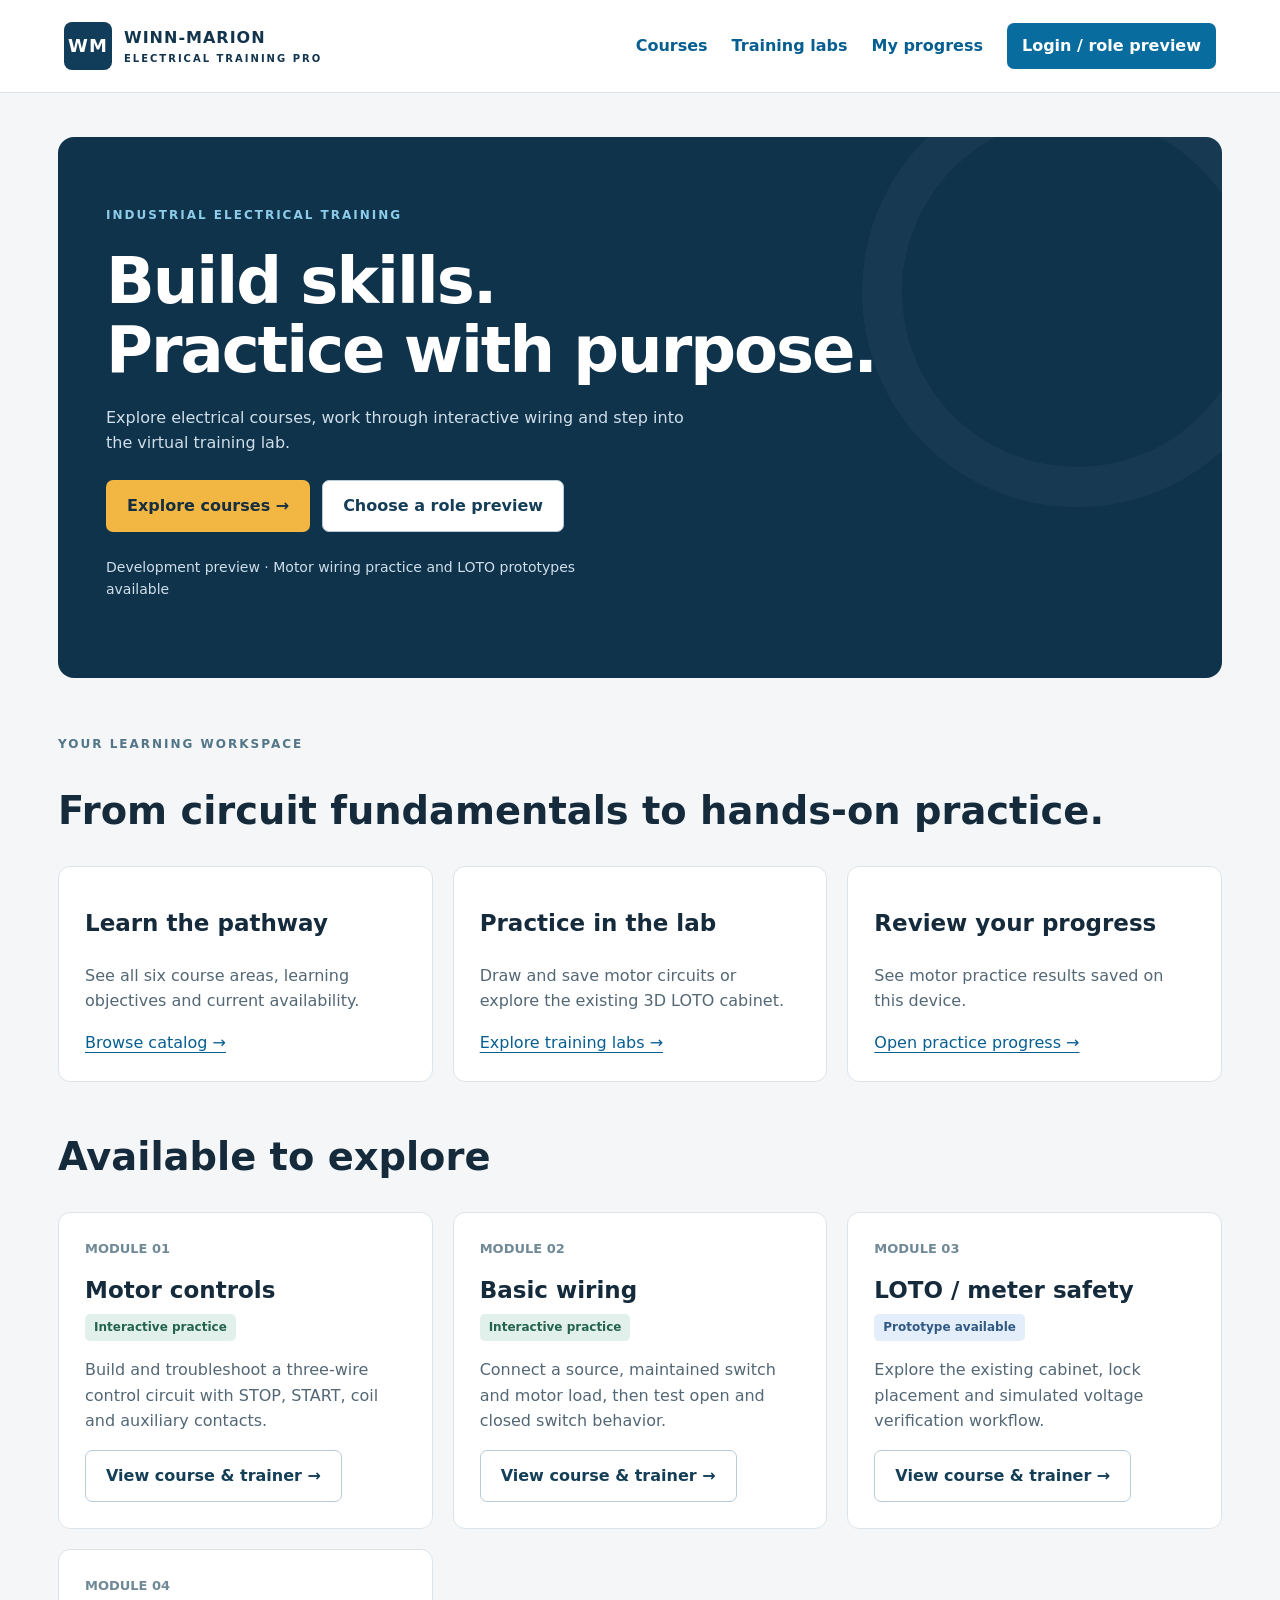
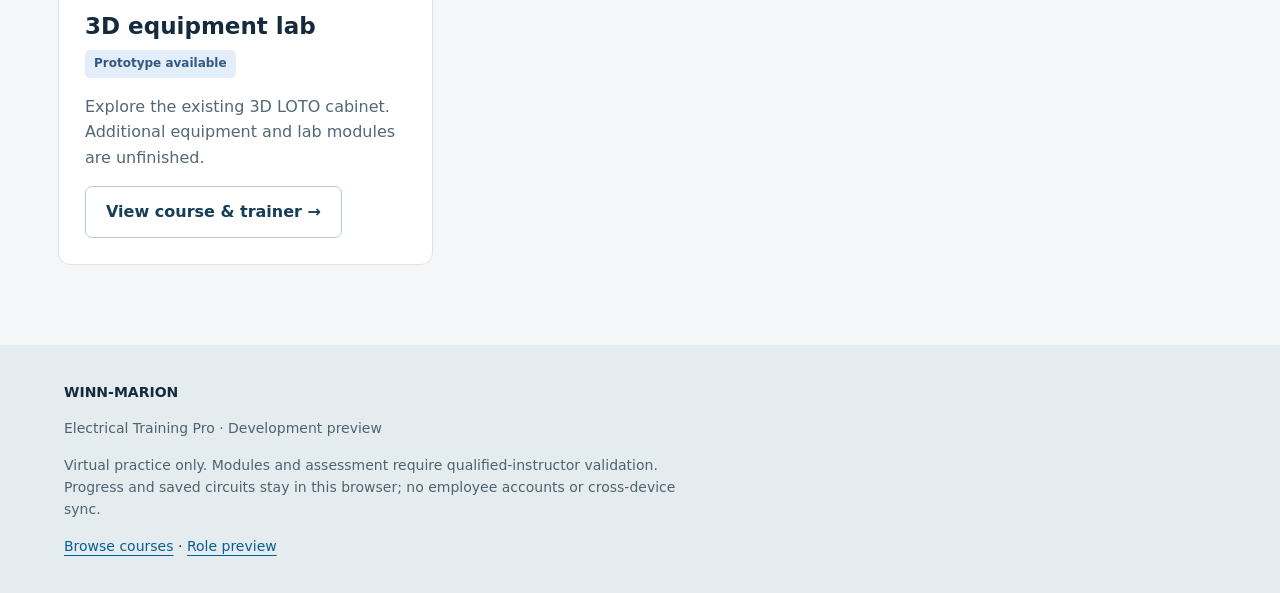
<file: index.html>
<!doctype html>
<html lang="en"><head><meta charset="utf-8"><meta name="viewport" content="width=device-width,initial-scale=1"><title>Winn-Marion | Electrical Training Pro</title><link rel="stylesheet" href="portal.css"><script src="portal.js" defer></script></head>
<body><a class="skip" href="#content">Skip to content</a><header><a class="brand" href="#home"><span class="mark">WM</span><span>WINN-MARION<small>ELECTRICAL TRAINING PRO</small></span></a><nav aria-label="Main navigation"><a href="#catalog">Courses</a><a href="#trainers">Training labs</a><a href="student-progress.html">My progress</a><a class="button small" href="#login">Login / role preview</a></nav></header><main id="content" tabindex="-1"></main><footer><strong>WINN-MARION</strong><p>Electrical Training Pro · Development preview</p><p>Virtual practice only. Modules and assessment require qualified-instructor validation. Progress and saved circuits stay in this browser; no employee accounts or cross-device sync.</p><a href="#catalog">Browse courses</a> · <a href="#login">Role preview</a></footer></body></html>
</file>
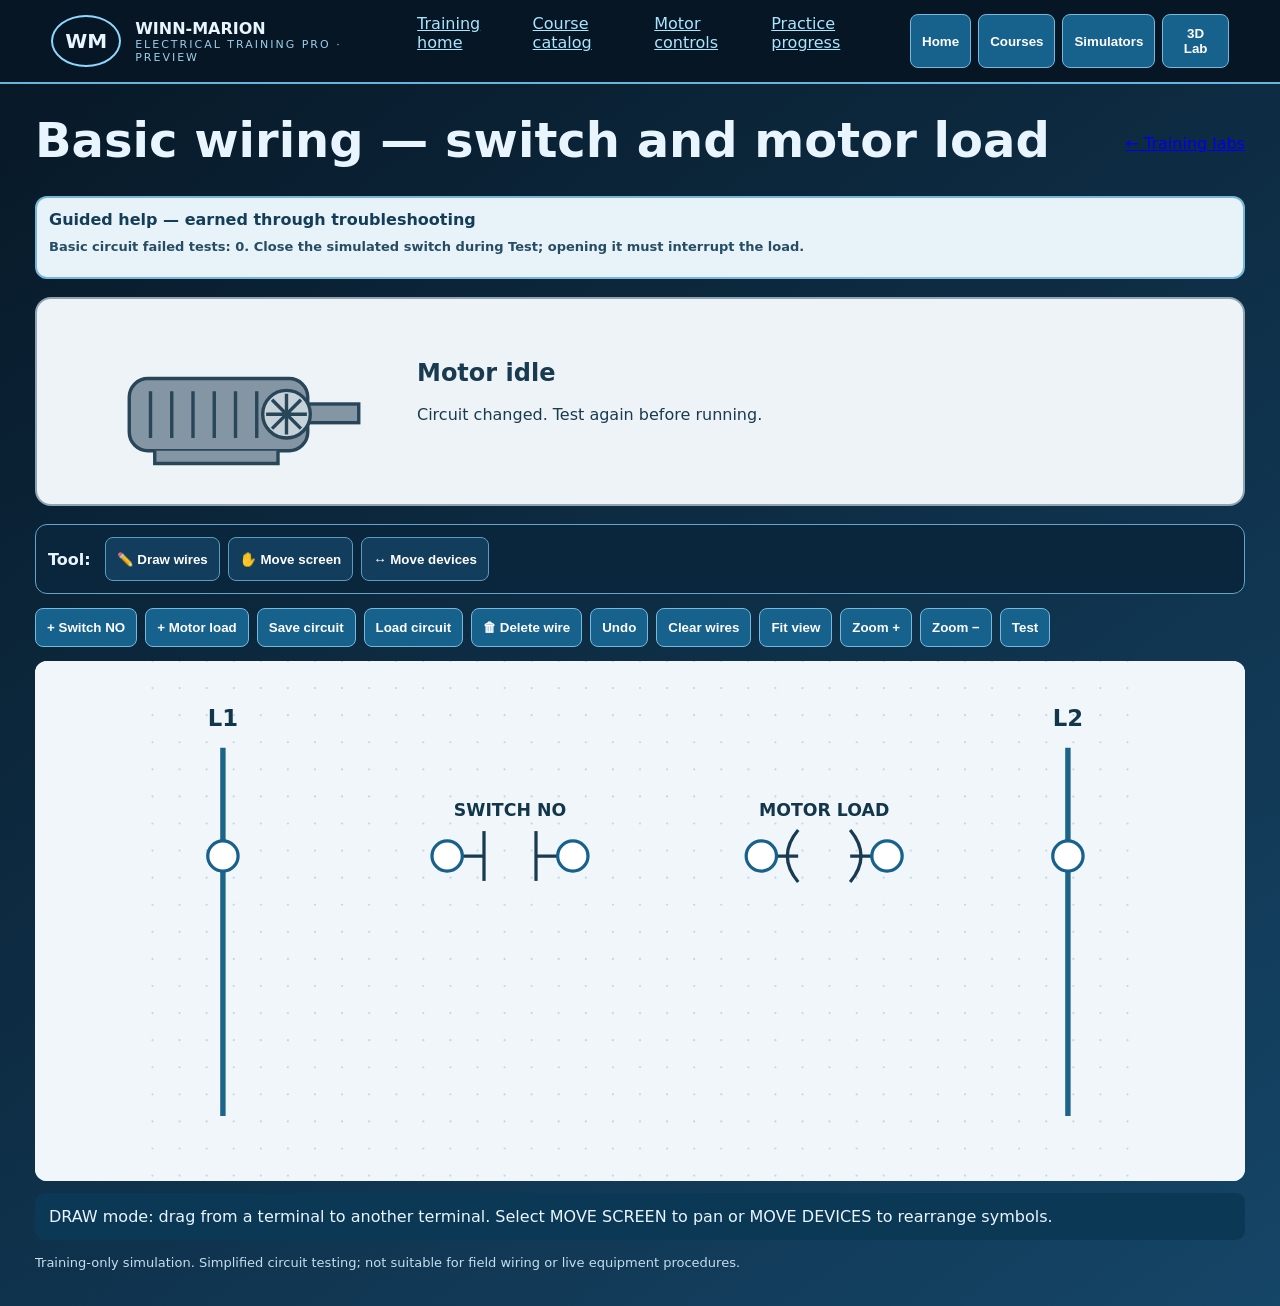
<file: basic-wiring.html>
<!doctype html><html lang="en"><head><meta charset="utf-8"><meta name="viewport" content="width=device-width,initial-scale=1"><title>Winn-Marion Electrical Training Pro</title><link rel="stylesheet" href="styles.css"><link rel="stylesheet" href="trainer-feedback.css"></head><body data-trainer="basic"><header><div class="logo">WM</div><div><strong>WINN-MARION</strong><small>ELECTRICAL TRAINING PRO · PREVIEW</small></div><nav><a href="index.html">Training home</a><a href="index.html#catalog">Course catalog</a><a href="motor.html">Motor controls</a><a href="student-progress.html">Practice progress</a><button data-view="home">Home</button><button data-view="courses">Courses</button><button data-view="simulators">Simulators</button><button data-view="lab">3D Lab</button></nav></header><main><section id="home" class="view"><div class="hero"><small>INDUSTRIAL ELECTRICAL TRAINING</small><h1>Train. Connect. Test. Master.</h1><p>Learn electrical theory and practice wiring in interactive schematic workspaces.</p><button data-view="simulators">Explore simulators →</button></div><div class="cards"><article><h3>Coursework</h3><p>Electrical theory and controls.</p></article><article><h3>Interactive wiring</h3><p>Build and test circuits.</p></article><article><h3>Safety</h3><p>Immersive 3D LOTO and voltage verification training prototype.</p><p><a href="/vr-loto.html">Open LOTO training lab →</a></p></article></div></section><section id="courses" class="view"><h1>Learning pathways</h1><div class="cards"><article>Electrical fundamentals</article><article>Motor controls</article><article>Transformer connections</article><article>Safety and LOTO <p><a href="/vr-loto.html">Launch immersive LOTO practical →</a></p></article></div><p>Lesson tracking and employee sign-in are not yet enabled.</p></section><section id="simulators" class="view"><h1>Training simulators</h1><div class="cards"><article><h3>Motor controls</h3><p>Move schematic components and draw terminal connections.</p><button data-view="motor">Open simulator</button></article><article><h3>Basic wiring</h3><a href="basic-wiring.html">Open basic wiring trainer →</a></article><article><h3>Transformers</h3><p>Dedicated simulator planned.</p></article><article><h3>LOTO and meter</h3><p>Dedicated 3D cabinet, isolation workflow and meter practice prototype.</p><a href="/vr-loto.html">Open immersive LOTO simulator →</a></article></div></section><section id="motor" class="view active"><div class="heading"><h1>Basic wiring — switch and motor load</h1><a href="index.html#trainers">← Training labs</a></div><div class="reference"><div class="heading"><strong>Guided help — earned through troubleshooting</strong><button id="referenceToggle" type="button" hidden>Show hint</button></div><p id="attemptStatus" class="note">Test your circuit to receive targeted troubleshooting hints. The completed drawing stays hidden.</p><div id="referenceBody" hidden><p id="hintBody" class="note"></p></div></div><div id="motorOutcome" role="status" aria-live="polite"></div><div class="modebar" role="group" aria-label="Schematic interaction mode"><strong>Tool:</strong><button type="button" data-mode="wire" aria-pressed="false">✏️ Draw wires</button><button type="button" data-mode="pan" aria-pressed="false">✋ Move screen</button><button type="button" data-mode="device" aria-pressed="false">↔ Move devices</button></div><div class="controls"><button data-add="start">+ Switch NO</button><button data-add="coil">+ Motor load</button><button id="saveCircuit">Save circuit</button><button id="loadCircuit">Load circuit</button><button id="deleteWire" aria-pressed="false">🗑 Delete wire</button><button id="undo">Undo</button><button id="reset">Clear wires</button><button id="fit">Fit view</button><button id="zoomIn">Zoom +</button><button id="zoomOut">Zoom −</button><button id="test">Test</button></div><div class="board"><svg id="schematic" viewBox="0 0 900 480" aria-label="Motor control schematic"></svg></div><div id="feedback" role="status">DRAW mode: drag from a terminal to another terminal. Select MOVE SCREEN to pan or MOVE DEVICES to rearrange symbols.</div><p class="note">Training-only simulation. Simplified circuit testing; not suitable for field wiring or live equipment procedures.</p></section><section id="lab" class="view"><h1>3D equipment lab</h1><article><h3>Immersive LOTO training</h3><p>Walk around an industrial control cabinet, open its door, practice lockout/tagout and learn voltage verification. Touch orbit, pinch zoom and two-finger pan supported on mobile.</p><a href="/vr-loto.html">Enter the LOTO lab →</a></article><p class="note">Prototype equipment geometry and simplified training workflow; realistic equipment models and qualified-instructor validation are next.</p></section></main><script src="motor-validation.js" defer></script><script src="saved-circuit-validation.js" defer></script><script src="simulator.js" defer></script><script src="trainer-feedback.js" defer></script><script src="basic-validation.js" defer></script><script src="basic-trainer.js" defer></script></body></html>
</file>
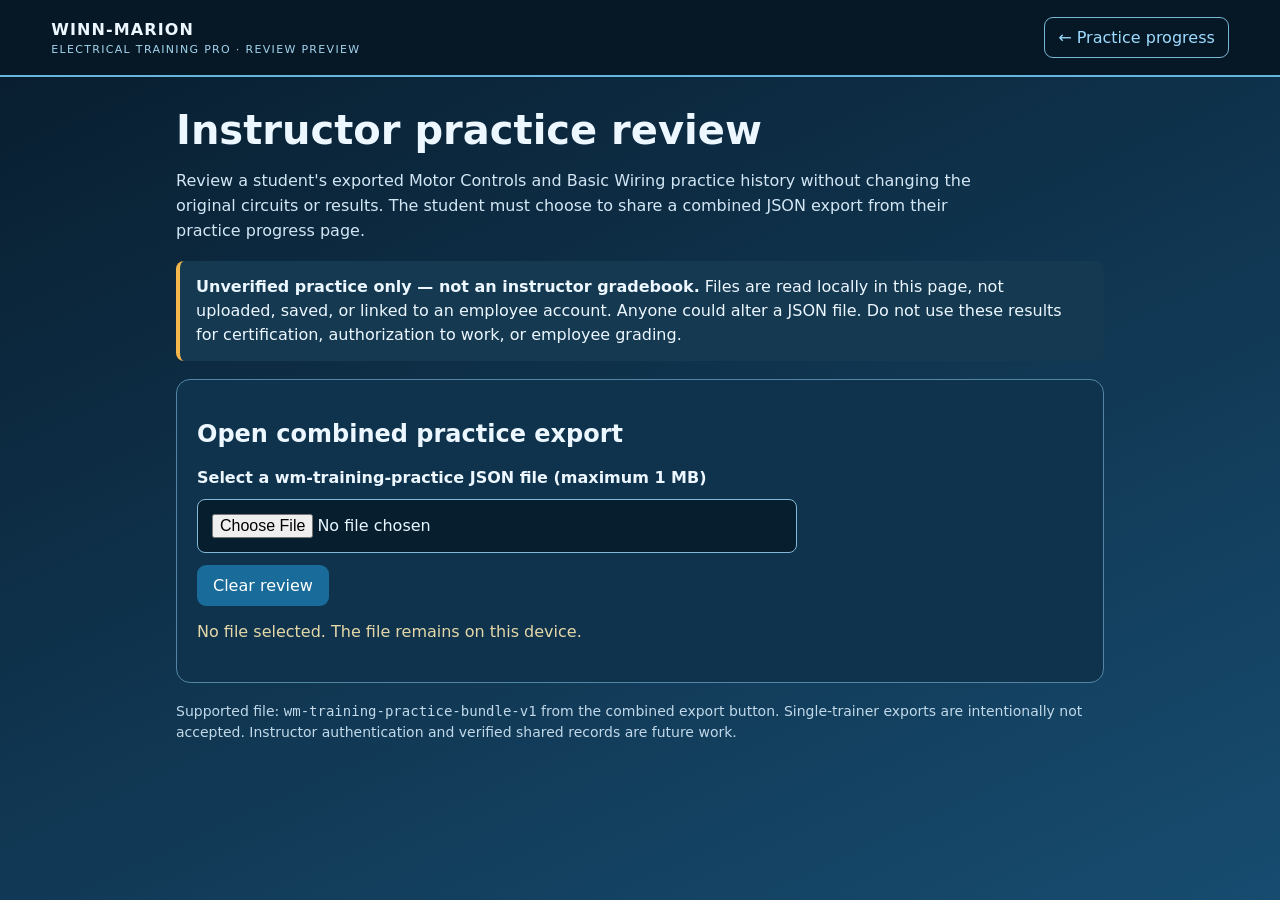
<file: instructor-practice-review.html>
<!doctype html>
<html lang="en">
<head>
<meta charset="utf-8">
<meta name="viewport" content="width=device-width,initial-scale=1">
<meta name="theme-color" content="#08273d">
<title>Instructor Practice Review | Winn-Marion Electrical Training Pro</title>
<style>
:root{font-family:system-ui,-apple-system,Segoe UI,sans-serif;color:#ecf7ff;background:#081c2d}
*{box-sizing:border-box}body{margin:0;min-height:100vh;background:linear-gradient(155deg,#081c2d,#174c70)}
header{padding:17px max(18px,4vw);background:#061826;border-bottom:2px solid #65b5dd;display:flex;align-items:center;justify-content:space-between;gap:16px;flex-wrap:wrap}
header strong{letter-spacing:.07em}header small{display:block;color:#a4d4ed;letter-spacing:.12em;font-size:11px;margin-top:4px}
a{color:#9edcff}header a{border:1px solid #78b6d5;border-radius:9px;padding:10px 13px;text-decoration:none}
main{max-width:960px;margin:auto;padding:22px 16px 55px}h1{font-size:clamp(27px,5vw,40px);margin:8px 0}
.lead{color:#d3e6f4;line-height:1.55;max-width:800px}
.notice{border-left:4px solid #f4b74e;background:#153951;padding:14px 16px;border-radius:8px;line-height:1.5;margin:18px 0}
.panel{background:#10334d;border:1px solid #5286a4;border-radius:14px;padding:20px;margin:18px 0}
label{display:block;font-weight:650;margin-bottom:12px}
input[type=file]{display:block;width:100%;max-width:600px;padding:14px;background:#071e2f;border:1px solid #83b8d6;border-radius:8px;color:#e9f7ff;font:inherit}
button{border:0;border-radius:9px;background:#196b99;color:white;padding:11px 16px;font:inherit;cursor:pointer;margin-top:12px}
button:focus-visible,input:focus-visible{outline:3px solid #f4b74e;outline-offset:3px}
#status{min-height:24px;color:#e4d8a8}
.cards{display:grid;grid-template-columns:repeat(auto-fit,minmax(240px,1fr));gap:14px}
.card{background:#10334d;border:1px solid #5286a4;border-radius:12px;padding:18px}
.card h2{margin:0 0 12px;font-size:21px}.card strong{font-size:29px}
.muted{color:#c1d9e9;font-size:14px;line-height:1.5}
table{border-collapse:collapse;width:100%}th,td{padding:10px 8px;text-align:left;border-bottom:1px solid #37637e;font-size:14px;overflow-wrap:anywhere}
th{color:#a8d6f0}.tablewrap{overflow-x:auto}.pass{color:#87e8b3}.fail{color:#ffca86}
[hidden]{display:none!important}
@media(max-width:560px){.panel{padding:15px}main{padding:16px 12px 40px}}
</style>
</head>
<body>
<header><div><strong>WINN-MARION</strong><small>ELECTRICAL TRAINING PRO · REVIEW PREVIEW</small></div><a href="/student-progress.html">← Practice progress</a></header>
<main>
<h1>Instructor practice review</h1>
<p class="lead">Review a student's exported Motor Controls and Basic Wiring practice history without changing the original circuits or results. The student must choose to share a combined JSON export from their practice progress page.</p>
<div class="notice"><strong>Unverified practice only — not an instructor gradebook.</strong> Files are read locally in this page, not uploaded, saved, or linked to an employee account. Anyone could alter a JSON file. Do not use these results for certification, authorization to work, or employee grading.</div>
<section class="panel" aria-labelledby="import-title">
<h2 id="import-title">Open combined practice export</h2>
<label for="practiceFile">Select a wm-training-practice JSON file (maximum 1 MB)</label>
<input id="practiceFile" type="file" accept=".json,application/json">
<button id="clearReview" type="button">Clear review</button>
<p id="status" role="status" aria-live="polite">No file selected. The file remains on this device.</p>
</section>
<section id="review" hidden aria-label="Imported practice results">
<p id="meta" class="muted"></p>
<div id="summaries" class="cards"></div>
<div class="panel"><h2>Recent attempts by trainer</h2><div id="recent"></div></div>
</section>
<p class="muted">Supported file: <code>wm-training-practice-bundle-v1</code> from the combined export button. Single-trainer exports are intentionally not accepted. Instructor authentication and verified shared records are future work.</p>
</main>
<script src="/practice-import.js"></script>
<script>
(function(){
'use strict';
var input=document.getElementById('practiceFile'),status=document.getElementById('status'),review=document.getElementById('review');
var importVersion=0; // Invalidate earlier asynchronous file reads after a new selection or Clear.
function node(tag,value,className){var el=document.createElement(tag);if(value!==undefined)el.textContent=String(value);if(className)el.className=className;return el}
function reset(){review.hidden=true;document.getElementById('meta').textContent='';document.getElementById('summaries').replaceChildren();document.getElementById('recent').replaceChildren()}
function date(value){return value?new Date(value).toLocaleString():'Unknown date'}
function show(data){
 document.getElementById('meta').textContent='Exported '+date(data.exportedAt)+' · Browser-local · Unverified';
 var cards=document.getElementById('summaries'),recent=document.getElementById('recent');
 data.trainers.forEach(function(t){
  var card=node('section',undefined,'card');
  card.append(node('h2',t.label),node('strong',t.total+' tests'),
    node('p',t.passed+' passed · '+t.failed+' failed · '+(t.rate===null?'No pass rate':t.rate+'% pass rate')),
    node('p',t.total===0?'No practice circuits to compare.':t.unique===null?'Circuit signatures unavailable or incomplete ('+t.signatureCount+' of '+t.total+' attempts recorded).':t.unique+' distinct circuit signatures','muted'));
  cards.append(card);
  var heading=node('h3',t.label);recent.append(heading);
  if(!t.attempts.length){recent.append(node('p','No recorded attempts.','muted'));return}
  var wrap=node('div',undefined,'tablewrap'),table=node('table'),head=node('tr');
  ['Date / time','Result','Troubleshooting result'].forEach(function(h){head.append(node('th',h))});
  var thead=node('thead');thead.append(head);table.append(thead);
  var tbody=node('tbody');
  t.attempts.forEach(function(a){
   var tr=node('tr');
   tr.append(node('td',date(a.at)),node('td',a.result.toUpperCase(),a.result==='pass'?'pass':'fail'),node('td',a.reason));
   tbody.append(tr);
  });
  table.append(tbody);wrap.append(table);recent.append(wrap);
 });
 review.hidden=false;
}
input.addEventListener('change',async function(){
 var version=++importVersion;
 reset();status.textContent='Reading local file…';
 var file=input.files&&input.files[0];
 if(!file){status.textContent='No file selected.';return}
 if(file.size>1048576){status.textContent='File exceeds the 1 MB limit.';return}
 try{
  var contents=await file.text();
  if(version!==importVersion)return;
  var data=WMPracticeImport.parseBundle(JSON.parse(contents));
  show(data);
  status.textContent='Unverified practice file loaded for read-only review. No upload or storage occurred.';
 }catch(e){if(version!==importVersion)return;reset();status.textContent='Unable to review file: '+(e instanceof SyntaxError?'Invalid JSON.':e.message)}
});
document.getElementById('clearReview').addEventListener('click',function(){importVersion++;input.value='';reset();status.textContent='Review cleared from this page.'});
})();
</script>
</body>
</html>
</file>
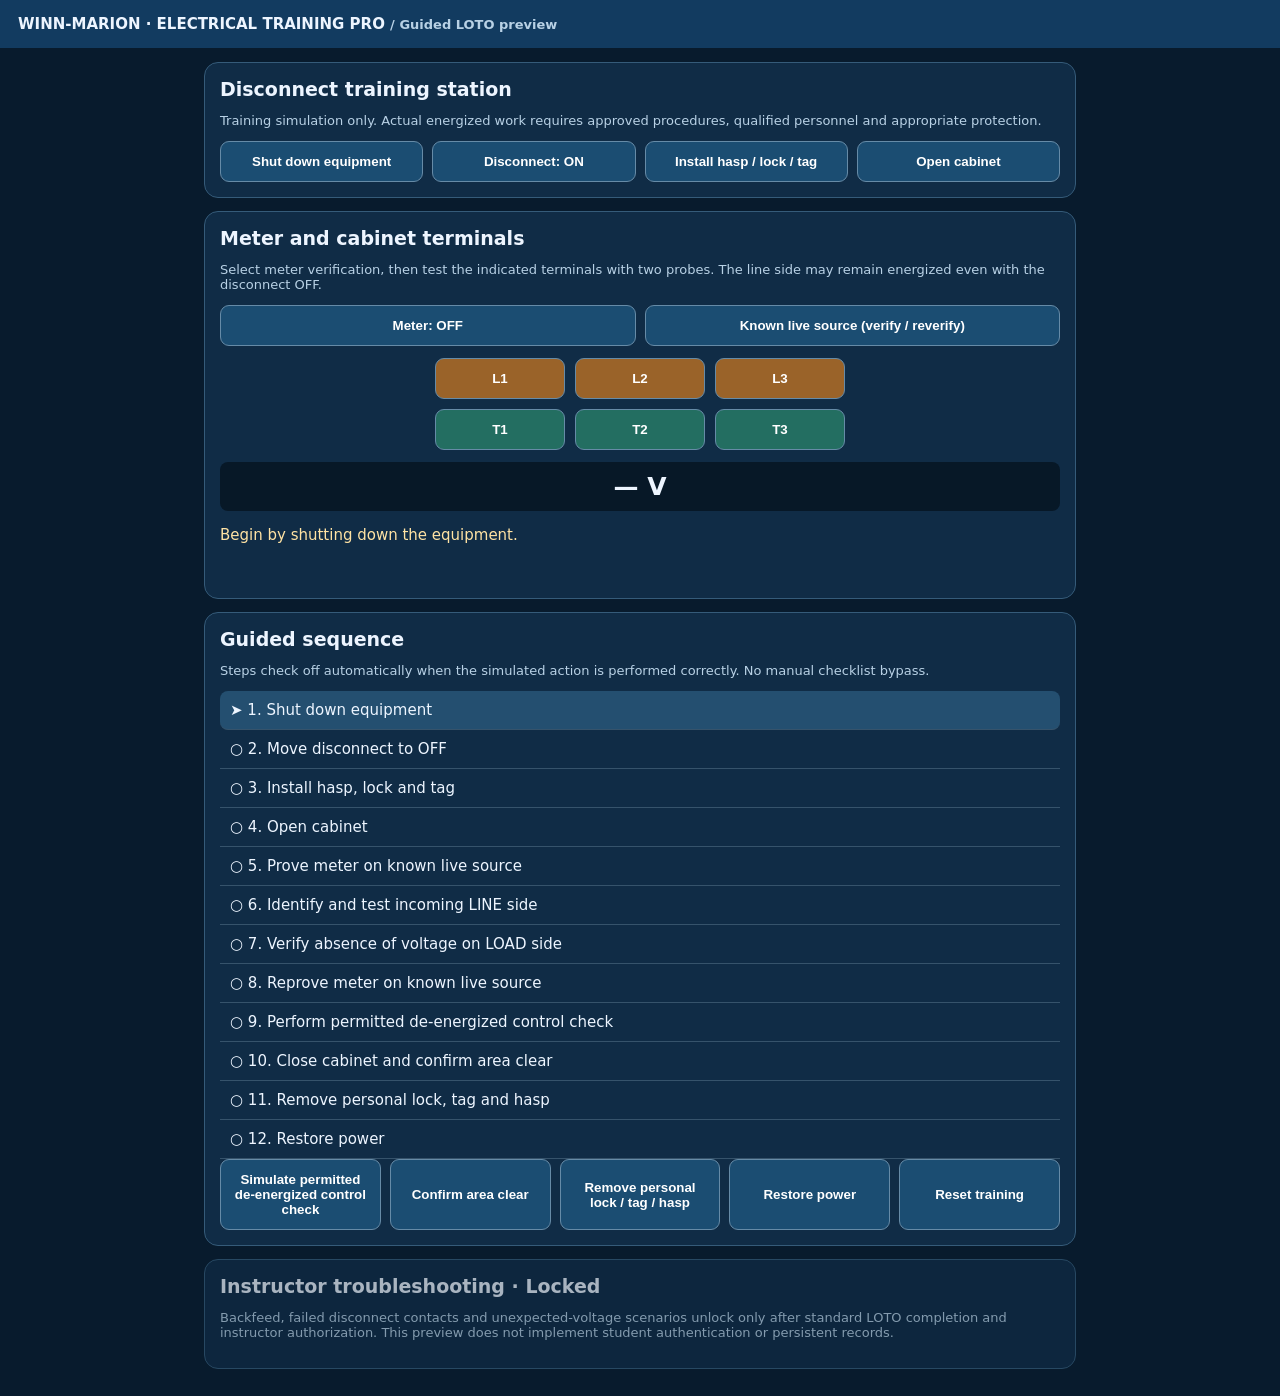
<file: loto-guide-preview.html>
<!doctype html><html lang="en"><meta charset="utf-8"><meta name="viewport" content="width=device-width,initial-scale=1"><title>Winn-Marion | Guided LOTO Lab</title><style>
*{box-sizing:border-box}body{margin:0;background:#081b2d;color:#edf5ff;font:15px system-ui}header{background:#123b60;padding:15px 18px;font-weight:800}main{max-width:900px;margin:auto;padding:14px}.panel{background:#102c46;border:1px solid #355b79;border-radius:14px;padding:15px;margin-bottom:13px}button{border:1px solid #668ba7;border-radius:9px;padding:12px;background:#1b4d72;color:white;font-weight:700;touch-action:manipulation;cursor:pointer}button:disabled{opacity:.35}button.active{background:#146f60}.controls{display:flex;gap:9px;flex-wrap:wrap}.controls button{flex:1 1 140px}h2{font-size:19px;margin:0 0 10px}.small{font-size:13px;color:#b8d1e5}.step{padding:10px;border-bottom:1px solid #36536b}.step.current{background:#244f70;border-radius:8px}.done{color:#86e1b6}.terminals{display:grid;grid-template-columns:repeat(3,1fr);gap:10px;margin:12px auto;max-width:410px}.terminal{background:#526477}.terminal.selected{outline:3px solid #f5be60}.terminal.live{background:#9a6329}.terminal.dead{background:#236e61}.readout{font-size:25px;font-weight:800;text-align:center;padding:10px;background:#071827;border-radius:8px}#message{min-height:42px;color:#ffe3a4}.locked{opacity:.7}</style><header>WINN-MARION · ELECTRICAL TRAINING PRO <span class="small"> / Guided LOTO preview</span></header><main>
<section class="panel"><h2>Disconnect training station</h2><p class="small">Training simulation only. Actual energized work requires approved procedures, qualified personnel and appropriate protection.</p><div class="controls"><button id="shutdown">Shut down equipment</button><button id="handle">Disconnect: ON</button><button id="lock">Install hasp / lock / tag</button><button id="door">Open cabinet</button></div></section>
<section class="panel"><h2>Meter and cabinet terminals</h2><p class="small">Select meter verification, then test the indicated terminals with two probes. The line side may remain energized even with the disconnect OFF.</p><div class="controls"><button id="meter">Meter: OFF</button><button id="known">Known live source (verify / reverify)</button></div><div class="terminals" id="terminals"></div><div class="readout" id="reading">— V</div><p id="message" role="status">Begin by shutting down the equipment.</p></section>
<section class="panel"><h2>Guided sequence</h2><p class="small">Steps check off automatically when the simulated action is performed correctly. No manual checklist bypass.</p><div id="steps"></div><div class="controls"><button id="control">Simulate permitted de-energized control check</button><button id="clear">Confirm area clear</button><button id="remove">Remove personal lock / tag / hasp</button><button id="restore">Restore power</button><button id="reset">Reset training</button></div></section>
<section class="panel locked"><h2>Instructor troubleshooting · Locked</h2><p class="small">Backfeed, failed disconnect contacts and unexpected-voltage scenarios unlock only after standard LOTO completion and instructor authorization. This preview does not implement student authentication or persistent records.</p></section></main>
<script>
const labels=['Shut down equipment','Move disconnect to OFF','Install hasp, lock and tag','Open cabinet','Prove meter on known live source','Identify and test incoming LINE side','Verify absence of voltage on LOAD side','Reprove meter on known live source','Perform permitted de-energized control check','Close cabinet and confirm area clear','Remove personal lock, tag and hasp','Restore power'];let step=0,off=false,locked=false,door=false,meter=false,selected=[],pairs=new Set(),reprove=false;const $=id=>document.getElementById(id);const say=s=>$('message').textContent=s;function render(){ $('steps').innerHTML=labels.map((l,i)=>'<div class="step '+(i===step?'current':'')+'"><span class="'+(i<step?'done':'')+'">'+(i<step?'✓ ':i===step?'➤ ':'○ ')+(i+1)+'. '+l+'</span></div>').join('');$('handle').textContent='Disconnect: '+(off?'OFF':'ON');$('door').textContent=door?'Close cabinet':'Open cabinet';$('meter').textContent='Meter: '+(meter?'AC VOLTS':'OFF');$('terminals').innerHTML=['L1','L2','L3','T1','T2','T3'].map(t=>'<button class="terminal '+(t[0]==='L'?'live':'dead')+' '+(selected.includes(t)?'selected':'')+'" data-t="'+t+'">'+t+'</button>').join('');document.querySelectorAll('[data-t]').forEach(b=>b.onclick=()=>probe(b.dataset.t));}function next(s){step++;selected=[];pairs.clear();say(s);render()}function probe(t){if(!door||!meter||![5,6].includes(step)){say('Complete the active guide step before testing terminals.');return}if(selected.includes(t))return;selected.push(t);if(selected.length===2){const [a,b]=selected;selected=[];if(a[0]!==b[0]){say('Use both probes on the indicated side.');render();return}if((step===5&&a[0]!=='L')||(step===6&&a[0]!=='T')){say('Wrong side. Follow the active test instruction.');render();return}let pair=[a,b].sort().join('-');pairs.add(pair);$('reading').textContent=(a[0]==='L'?'480':'0')+' V (simulated)';say('Recorded '+pair+'. '+pairs.size+'/3 phase-to-phase pairs.');if(pairs.size===3){next(step===5?'Incoming line-side readings recorded. Now test the isolated load side.':'Load-side phase-to-phase checks complete. In a real procedure, test all required phase-to-ground points too.')}else render()}else render()}
$('shutdown').onclick=()=>step===0?next('Shutdown complete. Open disconnect.'):say('Follow the highlighted guide step.');$('handle').onclick=()=>{if(step===1){off=true;next('Disconnect OFF. Install LOTO.')}else if(step===11){off=false;next('Restoration sequence complete.')}else say('Handle operation is restricted by the active training step.')};$('lock').onclick=()=>{if(step===2&&off){locked=true;next('LOTO installed. Open cabinet.')}else say('Follow the active guide step.')};$('door').onclick=()=>{if(step===3&&locked){door=true;next('Cabinet open. Prove meter.')}else if(step===9){door=false;say('Cabinet closed. Confirm the area is clear.');render()}else say('Follow the active guide step.')};$('meter').onclick=()=>{meter=!meter;render()};$('known').onclick=()=>{if(!meter){say('Select AC VOLTS first.');return}if(step===4)next('Meter proved on known live source.');else if(step===7)next('Meter reverified. Proceed with permitted de-energized check.');else say('Known source check is not the current guide step.')};$('control').onclick=()=>step===8?next('De-energized control check recorded. Close cabinet and clear area.'):say('Not yet permitted.');$('clear').onclick=()=>{if(step===9&&!door)next('Area clear. Remove personal LOTO under proper authorization.');else say('Close the cabinet and complete required clearance first.')};$('remove').onclick=()=>{if(step===10){locked=false;next('Personal LOTO removed. Restore power when authorized.')}else say('LOTO cannot be removed at this step.')};$('restore').onclick=()=>{if(step===11){off=false;next('Training sequence complete.')}else say('Restoration not authorized yet.')};$('reset').onclick=()=>{step=0;off=false;locked=false;door=false;meter=false;selected=[];pairs.clear();$('reading').textContent='— V';say('Training reset.');render()};render();
</script></html>
</file>
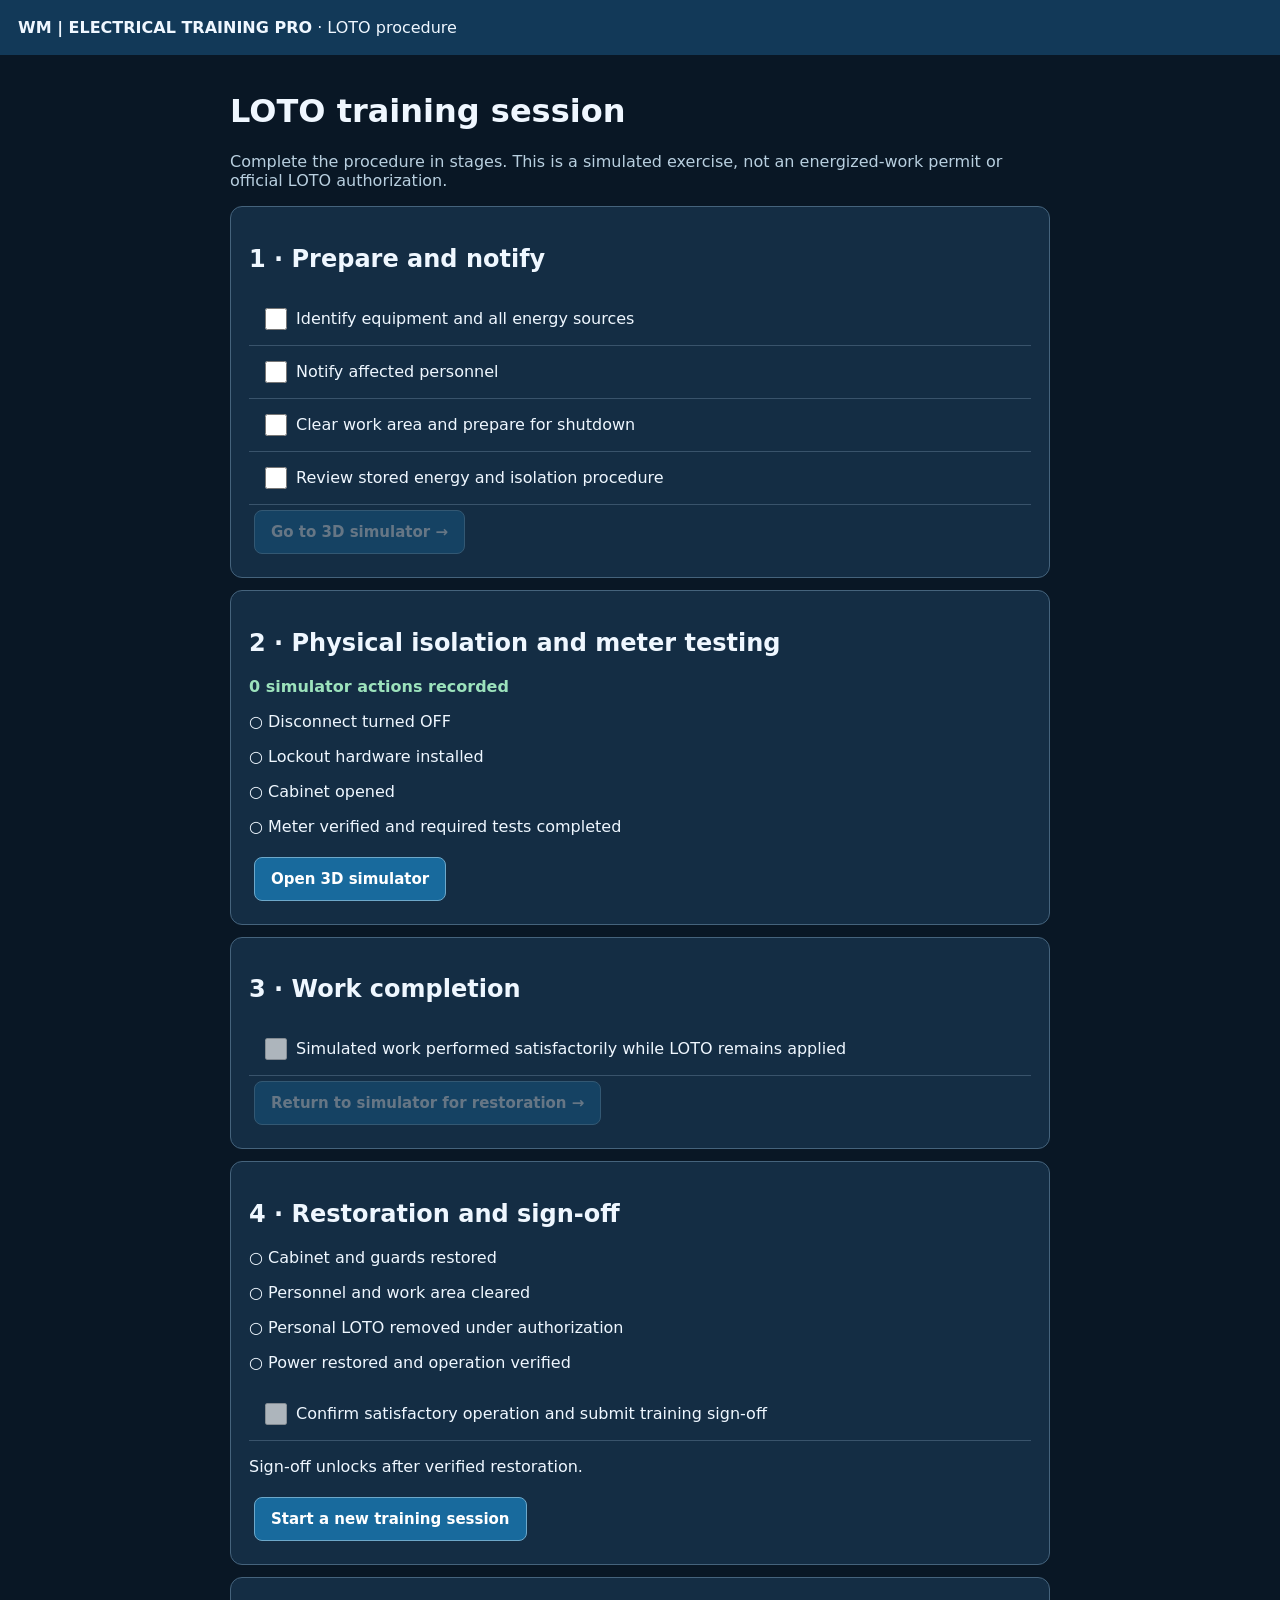
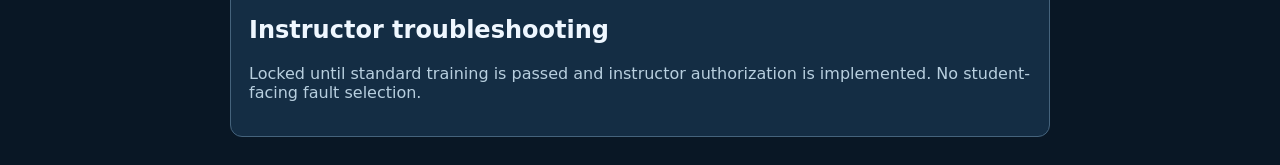
<file: loto-procedure.html>
<!doctype html><html lang="en"><meta charset="utf-8"><meta name="viewport" content="width=device-width,initial-scale=1"><title>Winn-Marion | LOTO procedure</title><style>body{margin:0;background:#091725;color:#eff7ff;font:16px system-ui}header{padding:18px;background:#123958}main{max-width:820px;margin:auto;padding:16px}.card{background:#142d44;border:1px solid #45637c;border-radius:12px;padding:18px;margin:12px 0}button,a.go{display:inline-block;padding:12px 16px;border-radius:8px;border:1px solid #6da8ca;background:#186a9d;color:white;text-decoration:none;font:700 15px system-ui;cursor:pointer;margin:5px}button:disabled{opacity:.35}label{display:block;padding:12px;border-bottom:1px solid #39536b}input{width:22px;height:22px;vertical-align:middle;margin-right:9px}.muted{color:#b8cfdf}#progress{font-weight:700;color:#9ce2bc}</style><header><strong>WM | ELECTRICAL TRAINING PRO</strong> · LOTO procedure</header><main><h1>LOTO training session</h1><p class="muted">Complete the procedure in stages. This is a simulated exercise, not an energized-work permit or official LOTO authorization.</p><section class="card"><h2>1 · Prepare and notify</h2><div id="pre"></div><button id="enter">Go to 3D simulator →</button></section><section class="card"><h2>2 · Physical isolation and meter testing</h2><p id="progress"></p><div id="physical"></div><a class="go" id="resume" href="/vr-loto.html?guided=1">Open 3D simulator</a></section><section class="card"><h2>3 · Work completion</h2><label><input type="checkbox" id="work">Simulated work performed satisfactorily while LOTO remains applied</label><button id="restore">Return to simulator for restoration →</button></section><section class="card"><h2>4 · Restoration and sign-off</h2><div id="restoreSteps"></div><label><input type="checkbox" id="sign">Confirm satisfactory operation and submit training sign-off</label><p id="status"></p><button id="reset">Start a new training session</button></section><section class="card"><h2>Instructor troubleshooting</h2><p class="muted">Locked until standard training is passed and instructor authorization is implemented. No student-facing fault selection.</p></section></main><script>
const KEY='wm-loto-session-v1',defaults={pre:[],events:[],work:false,sign:false};let s={...defaults,...JSON.parse(localStorage.getItem(KEY)||'{}')};const pre=['Identify equipment and all energy sources','Notify affected personnel','Clear work area and prepare for shutdown','Review stored energy and isolation procedure'];const tasks=['Disconnect turned OFF','Lockout hardware installed','Cabinet opened','Meter verified and required tests completed'];const restores=['Cabinet and guards restored','Personnel and work area cleared','Personal LOTO removed under authorization','Power restored and operation verified'];const save=()=>localStorage.setItem(KEY,JSON.stringify(s));const all=a=>a.every(x=>s.events.includes(x));function render(){document.getElementById('pre').innerHTML=pre.map((t,i)=>'<label><input type="checkbox" data-pre="'+i+'" '+(s.pre.includes(i)?'checked':'')+'>'+t+'</label>').join('');document.querySelectorAll('[data-pre]').forEach(el=>el.onchange=()=>{const i=+el.dataset.pre;s.pre=el.checked?[...new Set([...s.pre,i])]:s.pre.filter(x=>x!==i);save();render()});document.getElementById('enter').disabled=s.pre.length!==pre.length;document.getElementById('progress').textContent=s.events.length+' simulator actions recorded';document.getElementById('physical').innerHTML=tasks.map((t,i)=>'<p>'+(s.events.includes(['off','lock','door','meter'][i])?'✓':'○')+' '+t+'</p>').join('');document.getElementById('work').disabled=!all(['off','lock','door','meter']);document.getElementById('work').checked=s.work;document.getElementById('restore').disabled=!s.work;document.getElementById('restoreSteps').innerHTML=restores.map((t,i)=>'<p>'+(s.events.includes(['closed','clear','remove','power'][i])?'✓':'○')+' '+t+'</p>').join('');document.getElementById('sign').disabled=!s.work||!all(['closed','clear','remove','power']);document.getElementById('sign').checked=s.sign;document.getElementById('status').textContent=s.sign?'Training sign-off recorded locally. Instructor review is still required.':'Sign-off unlocks after verified restoration.'}document.getElementById('enter').onclick=()=>location.href='/vr-loto.html?guided=1';document.getElementById('restore').onclick=()=>location.href='/vr-loto.html?guided=restore';document.getElementById('work').onchange=e=>{s.work=e.target.checked;save();render()};document.getElementById('sign').onchange=e=>{s.sign=e.target.checked;save();render()};document.getElementById('reset').onclick=()=>{if(confirm('Clear this local training session?')){s={...defaults,pre:[],events:[]};save();render()}};window.addEventListener('storage',()=>{s={...defaults,...JSON.parse(localStorage.getItem(KEY)||'{}')};render()});render();
</script></html>
</file>
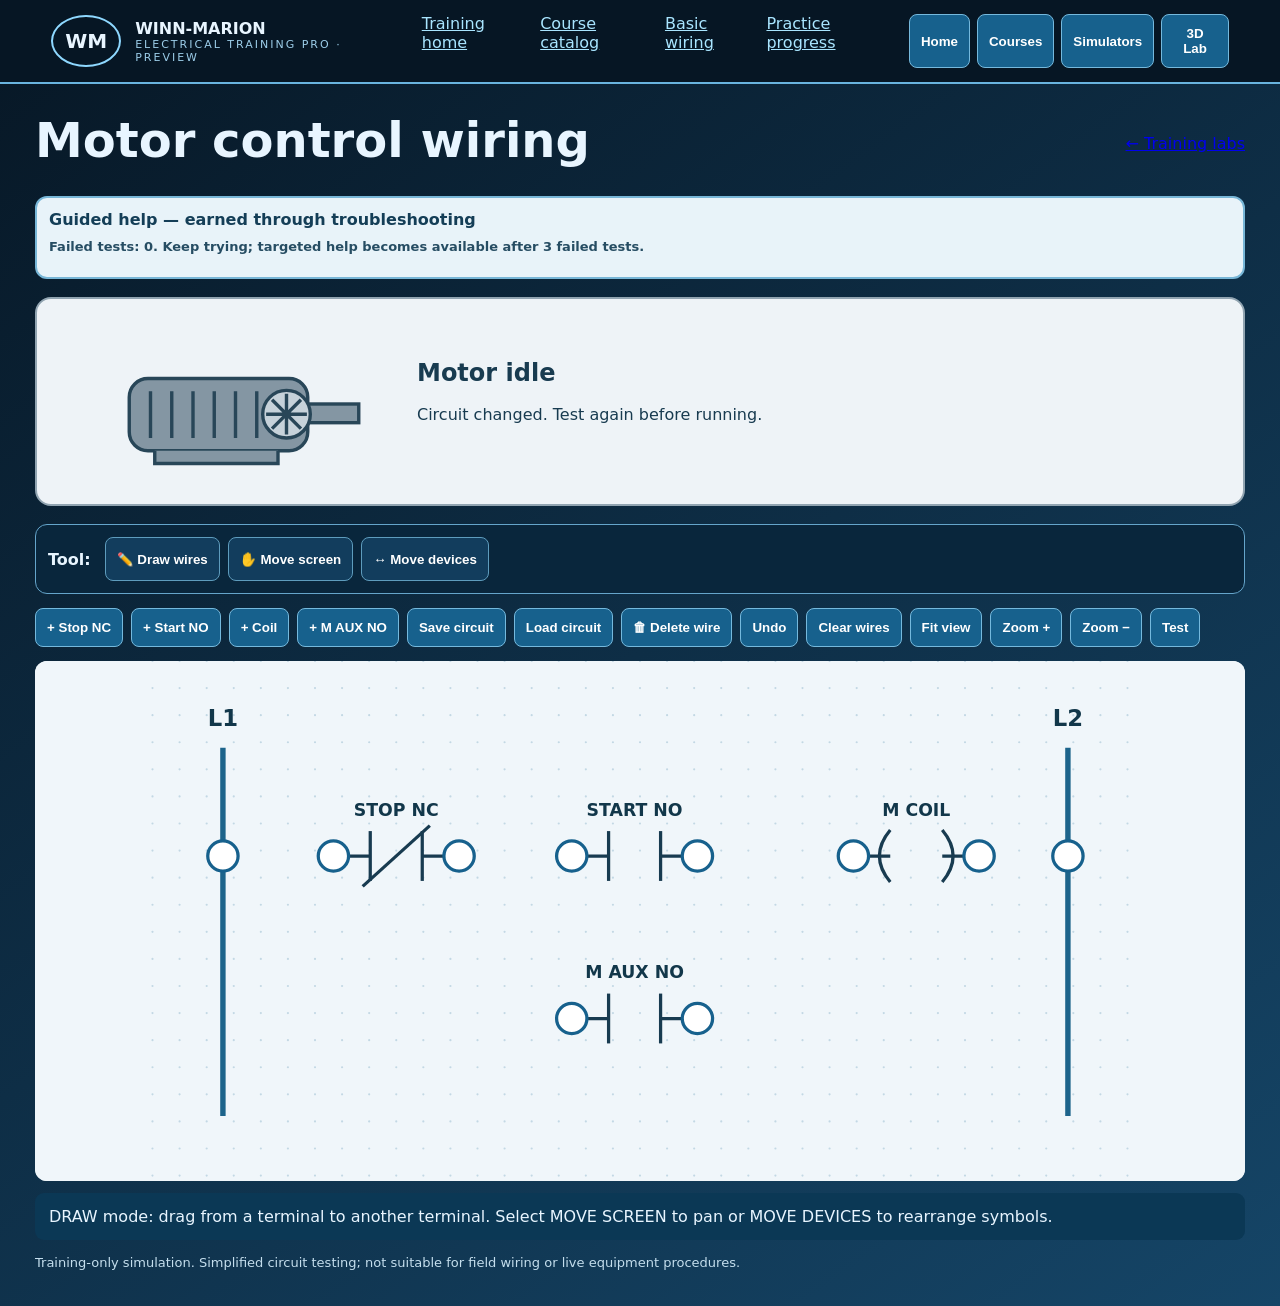
<file: motor.html>
<!doctype html><html lang="en"><head><meta charset="utf-8"><meta name="viewport" content="width=device-width,initial-scale=1"><title>Winn-Marion Electrical Training Pro</title><link rel="stylesheet" href="styles.css"><link rel="stylesheet" href="trainer-feedback.css"></head><body><header><div class="logo">WM</div><div><strong>WINN-MARION</strong><small>ELECTRICAL TRAINING PRO · PREVIEW</small></div><nav><a href="index.html">Training home</a><a href="index.html#catalog">Course catalog</a><a href="basic-wiring.html">Basic wiring</a><a href="student-progress.html">Practice progress</a><button data-view="home">Home</button><button data-view="courses">Courses</button><button data-view="simulators">Simulators</button><button data-view="lab">3D Lab</button></nav></header><main><section id="home" class="view"><div class="hero"><small>INDUSTRIAL ELECTRICAL TRAINING</small><h1>Train. Connect. Test. Master.</h1><p>Learn electrical theory and practice wiring in interactive schematic workspaces.</p><button data-view="simulators">Explore simulators →</button></div><div class="cards"><article><h3>Coursework</h3><p>Electrical theory and controls.</p></article><article><h3>Interactive wiring</h3><p>Build and test circuits.</p></article><article><h3>Safety</h3><p>Immersive 3D LOTO and voltage verification training prototype.</p><p><a href="/vr-loto.html">Open LOTO training lab →</a></p></article></div></section><section id="courses" class="view"><h1>Learning pathways</h1><div class="cards"><article>Electrical fundamentals</article><article>Motor controls</article><article>Transformer connections</article><article>Safety and LOTO <p><a href="/vr-loto.html">Launch immersive LOTO practical →</a></p></article></div><p>Lesson tracking and employee sign-in are not yet enabled.</p></section><section id="simulators" class="view"><h1>Training simulators</h1><div class="cards"><article><h3>Motor controls</h3><p>Move schematic components and draw terminal connections.</p><button data-view="motor">Open simulator</button></article><article><h3>Basic wiring</h3><a href="basic-wiring.html">Open basic wiring trainer →</a></article><article><h3>Transformers</h3><p>Dedicated simulator planned.</p></article><article><h3>LOTO and meter</h3><p>Dedicated 3D cabinet, isolation workflow and meter practice prototype.</p><a href="/vr-loto.html">Open immersive LOTO simulator →</a></article></div></section><section id="motor" class="view active"><div class="heading"><h1>Motor control wiring</h1><a href="index.html#trainers">← Training labs</a></div><div class="reference"><div class="heading"><strong>Guided help — earned through troubleshooting</strong><button id="referenceToggle" type="button" hidden>Show hint</button></div><p id="attemptStatus" class="note">Test your circuit to receive targeted troubleshooting hints. The completed drawing stays hidden.</p><div id="referenceBody" hidden><p id="hintBody" class="note"></p></div></div><div id="motorOutcome" role="status" aria-live="polite"></div><div class="modebar" role="group" aria-label="Schematic interaction mode"><strong>Tool:</strong><button type="button" data-mode="wire" aria-pressed="false">✏️ Draw wires</button><button type="button" data-mode="pan" aria-pressed="false">✋ Move screen</button><button type="button" data-mode="device" aria-pressed="false">↔ Move devices</button></div><div class="controls"><button data-add="stop">+ Stop NC</button><button data-add="start">+ Start NO</button><button data-add="coil">+ Coil</button><button data-add="aux">+ M AUX NO</button><button id="saveCircuit">Save circuit</button><button id="loadCircuit">Load circuit</button><button id="deleteWire" aria-pressed="false">🗑 Delete wire</button><button id="undo">Undo</button><button id="reset">Clear wires</button><button id="fit">Fit view</button><button id="zoomIn">Zoom +</button><button id="zoomOut">Zoom −</button><button id="test">Test</button></div><div class="board"><svg id="schematic" viewBox="0 0 900 480" aria-label="Motor control schematic"></svg></div><div id="feedback" role="status">DRAW mode: drag from a terminal to another terminal. Select MOVE SCREEN to pan or MOVE DEVICES to rearrange symbols.</div><p class="note">Training-only simulation. Simplified circuit testing; not suitable for field wiring or live equipment procedures.</p></section><section id="lab" class="view"><h1>3D equipment lab</h1><article><h3>Immersive LOTO training</h3><p>Walk around an industrial control cabinet, open its door, practice lockout/tagout and learn voltage verification. Touch orbit, pinch zoom and two-finger pan supported on mobile.</p><a href="/vr-loto.html">Enter the LOTO lab →</a></article><p class="note">Prototype equipment geometry and simplified training workflow; realistic equipment models and qualified-instructor validation are next.</p></section></main><script src="motor-validation.js" defer></script><script src="saved-circuit-validation.js" defer></script><script src="simulator.js" defer></script><script src="trainer-feedback.js" defer></script><script src="motor-validation-adapter.js" defer></script></body></html>
</file>
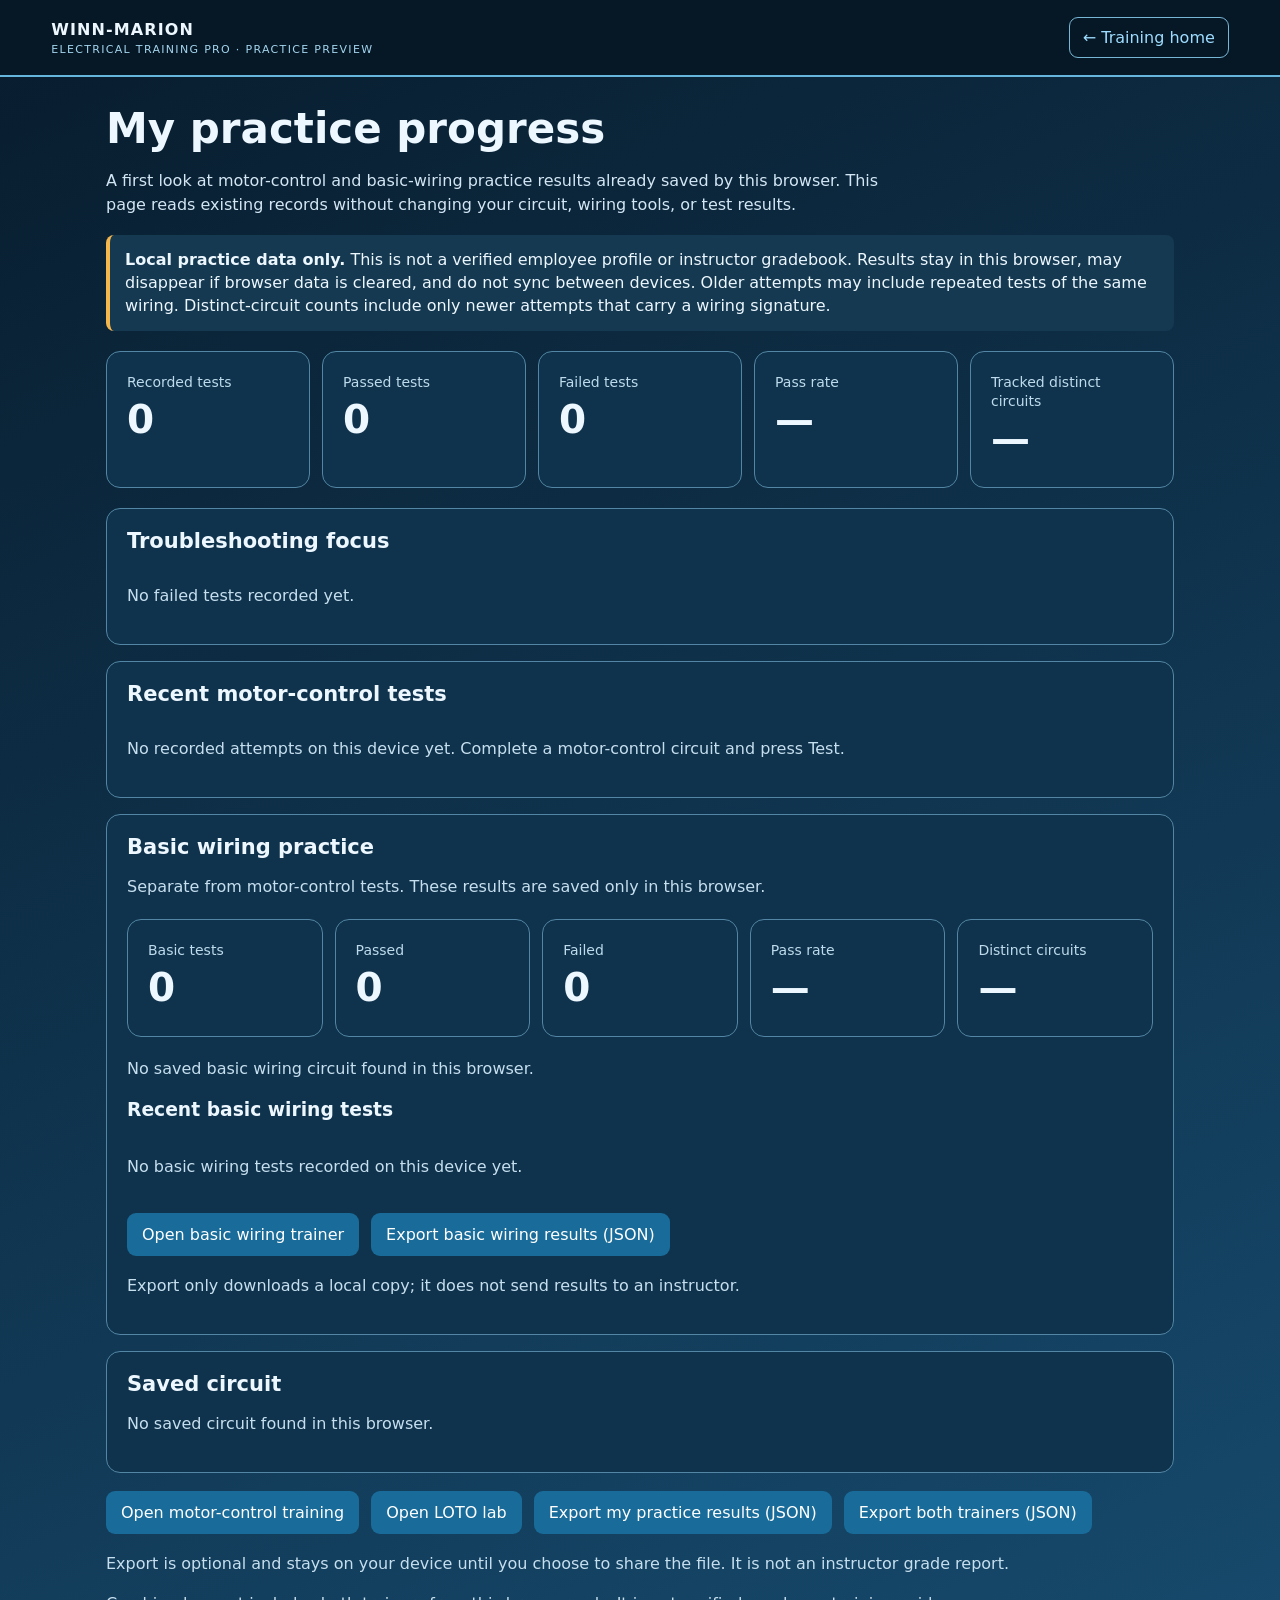
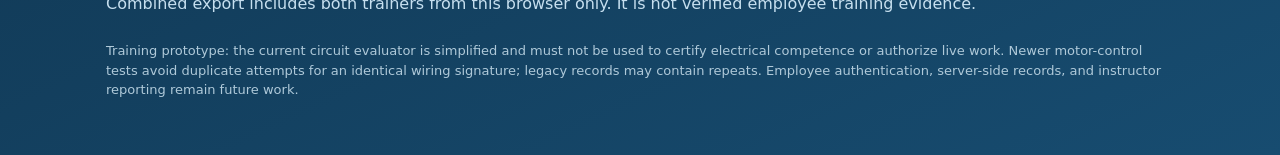
<file: student-progress.html>
<!doctype html>
<html lang="en">
<head>
<meta charset="utf-8">
<meta name="viewport" content="width=device-width,initial-scale=1">
<meta name="theme-color" content="#08273d">
<title>Practice Progress | Winn-Marion Electrical Training Pro</title>
<style>
:root{font-family:system-ui,-apple-system,Segoe UI,sans-serif;color:#ecf7ff;background:#081c2d}
*{box-sizing:border-box}body{margin:0;background:linear-gradient(155deg,#081c2d,#174c70);min-height:100vh}
header{padding:17px max(18px,4vw);background:#061826;border-bottom:2px solid #65b5dd;display:flex;align-items:center;justify-content:space-between;gap:16px;flex-wrap:wrap}
header strong{letter-spacing:.07em}header small{display:block;color:#a4d4ed;letter-spacing:.12em;font-size:11px;margin-top:4px}
a{color:#9edcff}header a{border:1px solid #78b6d5;border-radius:9px;padding:10px 13px;text-decoration:none}
main{max-width:1100px;margin:auto;padding:22px 16px 55px}
h1{font-size:clamp(28px,5vw,42px);margin:5px 0 8px}h2{font-size:21px;margin:0 0 15px}
.lead{color:#d3e6f4;max-width:780px;line-height:1.5}
.notice{border-left:4px solid #f4b74e;background:#153951;padding:13px 15px;border-radius:8px;line-height:1.45;margin:18px 0}
.cards{display:grid;grid-template-columns:repeat(auto-fit,minmax(160px,1fr));gap:12px;margin:20px 0}
.card,.panel{background:#10334d;border:1px solid #5286a4;border-radius:14px;padding:20px}
.card strong{font-size:clamp(28px,5vw,39px);display:block;margin:6px 0}.card span{color:#bddbec;font-size:14px}
.panel{margin:16px 0}.empty{color:#c6dfef;line-height:1.5}
.bars{display:grid;gap:12px}.row{display:grid;grid-template-columns:minmax(125px,1fr) 2fr 35px;align-items:center;gap:12px;font-size:14px}
.track{height:13px;border-radius:9px;background:#082235;overflow:hidden}.fill{height:100%;background:#f3b34c;border-radius:9px}
.tablewrap{overflow-x:auto}table{width:100%;border-collapse:collapse;min-width:430px}
th,td{text-align:left;padding:12px 9px;border-bottom:1px solid #36627d;font-size:14px}
th{color:#a8d6f0}td{color:#e4f1f9}.pass{color:#87e8b3;font-weight:750}.fail{color:#ffca86;font-weight:750}
.actions{display:flex;gap:12px;flex-wrap:wrap;margin:18px 0}.actions a,.actions button{background:#196b99;color:white;padding:12px 15px;border-radius:9px;text-decoration:none;font-weight:650;border:0;font:inherit;cursor:pointer}
footer{color:#afc9d9;font-size:13px;margin-top:25px;line-height:1.5}
@media(max-width:560px){.row{grid-template-columns:minmax(110px,1fr) 1fr 28px;gap:7px}.card,.panel{padding:15px}main{padding:16px 12px 40px}}
</style>
</head>
<body>
<header><div><strong>WINN-MARION</strong><small>ELECTRICAL TRAINING PRO · PRACTICE PREVIEW</small></div><a href="/">← Training home</a></header>
<main>
<h1>My practice progress</h1>
<p class="lead">A first look at motor-control and basic-wiring practice results already saved by this browser. This page reads existing records without changing your circuit, wiring tools, or test results.</p>
<div class="notice"><strong>Local practice data only.</strong> This is not a verified employee profile or instructor gradebook. Results stay in this browser, may disappear if browser data is cleared, and do not sync between devices. Older attempts may include repeated tests of the same wiring. Distinct-circuit counts include only newer attempts that carry a wiring signature.</div>
<section class="cards" aria-label="Practice summary">
<div class="card"><span>Recorded tests</span><strong id="total">—</strong></div>
<div class="card"><span>Passed tests</span><strong id="passes">—</strong></div>
<div class="card"><span>Failed tests</span><strong id="failures">—</strong></div>
<div class="card"><span>Pass rate</span><strong id="rate">—</strong></div>
<div class="card"><span>Tracked distinct circuits</span><strong id="unique">—</strong></div>
</section>
<section class="panel" aria-labelledby="reasons-title"><h2 id="reasons-title">Troubleshooting focus</h2><div id="reasons" class="bars"></div></section>
<section class="panel" aria-labelledby="history-title"><h2 id="history-title">Recent motor-control tests</h2><div id="history" class="tablewrap"></div></section>
<section class="panel" aria-labelledby="basic-title"><h2 id="basic-title">Basic wiring practice</h2><p class="empty">Separate from motor-control tests. These results are saved only in this browser.</p><div class="cards"><div class="card"><span>Basic tests</span><strong id="basicTotal">—</strong></div><div class="card"><span>Passed</span><strong id="basicPasses">—</strong></div><div class="card"><span>Failed</span><strong id="basicFailures">—</strong></div><div class="card"><span>Pass rate</span><strong id="basicRate">—</strong></div><div class="card"><span>Distinct circuits</span><strong id="basicUnique">—</strong></div></div><p id="basicWorkspace" class="empty">Checking for a saved basic wiring circuit…</p><h3>Recent basic wiring tests</h3><div id="basicHistory" class="tablewrap"></div><div class="actions"><a href="/basic-wiring.html">Open basic wiring trainer</a><button id="exportBasicPractice" type="button">Export basic wiring results (JSON)</button></div><p id="basicExportStatus" class="empty" role="status">Export only downloads a local copy; it does not send results to an instructor.</p></section>
<section class="panel" aria-labelledby="workspace-title"><h2 id="workspace-title">Saved circuit</h2><p id="workspace" class="empty">Checking this browser for your saved motor-control circuit…</p></section>
<div class="actions"><a href="/motor.html">Open motor-control training</a><a href="/vr-loto.html">Open LOTO lab</a><button id="exportPractice" type="button">Export my practice results (JSON)</button><button id="exportAllPractice" type="button">Export both trainers (JSON)</button></div><p id="exportStatus" class="empty" role="status">Export is optional and stays on your device until you choose to share the file. It is not an instructor grade report.</p><p id="allExportStatus" class="empty" role="status">Combined export includes both trainers from this browser only. It is not verified employee training evidence.</p>
<footer>Training prototype: the current circuit evaluator is simplified and must not be used to certify electrical competence or authorize live work. Newer motor-control tests avoid duplicate attempts for an identical wiring signature; legacy records may contain repeats. Employee authentication, server-side records, and instructor reporting remain future work.</footer>
</main>
<script>
(function(){
'use strict';
var attemptKey='wm-training-motor-attempts-v1';
var basicAttemptKey='wm-training-basic-attempts-v1';
var basicWorkspaceKey='wm-training-basic-workspace-v1';
var workspaceKey='wm-training-motor-workspace-v1';
function set(id,value){document.getElementById(id).textContent=String(value)}
function node(tag,text,className){var n=document.createElement(tag);if(text!==undefined)n.textContent=String(text);if(className)n.className=className;return n}
function render(){
var attempts=[],saved=null,attemptError=false,workspaceError=false;
try{
 var raw=JSON.parse(localStorage.getItem(attemptKey)||'[]');
 if(!Array.isArray(raw))throw new Error('Invalid motor attempts');
 attempts=raw.filter(function(a){return a&&typeof a==='object'&&(a.result==='pass'||a.result==='fail')}).slice(-200);
}catch(e){attemptError=true}
try{
 var data=localStorage.getItem(workspaceKey);
 if(data)saved=JSON.parse(data);
}catch(e){workspaceError=true}
var pass=attempts.filter(function(a){return a.result==='pass'}).length;
var fail=attempts.length-pass;
set('total',attemptError?'—':attempts.length);set('passes',attemptError?'—':pass);set('failures',attemptError?'—':fail);set('rate',attemptError||!attempts.length?'—':Math.round(100*pass/attempts.length)+'%');
var signatures=new Set(attempts.filter(function(a){return typeof a.signature==='string'&&a.signature.trim().length>0}).map(function(a){return a.signature.trim()}));
set('unique',attemptError?'—':signatures.size||'—');
var reasons=document.getElementById('reasons');reasons.replaceChildren();
var counts={};
attempts.forEach(function(a){if(a.result==='fail'){var reason=typeof a.reason==='string'&&a.reason.trim()?a.reason.trim().slice(0,60):'unspecified';counts[reason]=(counts[reason]||0)+1}});
var entries=Object.entries(counts).sort(function(a,b){return b[1]-a[1]}).slice(0,8);
if(!entries.length)reasons.append(node('p',attemptError?'Motor-control test history could not be read.':'No failed tests recorded yet.','empty'));
entries.forEach(function(entry){
 var row=node('div',undefined,'row'),label=node('span',entry[0].replace(/\b\w/g,function(c){return c.toUpperCase()})),track=node('div',undefined,'track'),fill=node('div',undefined,'fill');
 fill.style.width=Math.round(100*entry[1]/Math.max(1,fail))+'%';track.append(fill);row.append(label,track,node('strong',entry[1]));reasons.append(row);
});
var history=document.getElementById('history');history.replaceChildren();
if(!attempts.length){history.append(node('p',attemptError?'Motor-control test history could not be read.':'No recorded attempts on this device yet. Complete a motor-control circuit and press Test.','empty'))}
else{
 var table=node('table'),thead=node('thead'),tr=node('tr');
 ['Date / time','Result','Troubleshooting result'].forEach(function(s){tr.append(node('th',s))});thead.append(tr);table.append(thead);
 var tbody=node('tbody');
 attempts.slice().reverse().slice(0,15).forEach(function(a){
 var row=node('tr'),date='Unknown date';
 if(typeof a.at==='string'){var d=new Date(a.at);if(!isNaN(d.getTime()))date=d.toLocaleString()}
 row.append(node('td',date),node('td',a.result.toUpperCase(),a.result==='pass'?'pass':'fail'),node('td',typeof a.reason==='string'?a.reason.slice(0,100):'Not recorded'));
 tbody.append(row)
 });table.append(tbody);history.append(table)
}
var status='No saved circuit found in this browser.';
if(saved&&Array.isArray(saved.devices)&&Array.isArray(saved.wires)){status='Saved motor-control workspace found: '+saved.devices.length+' devices and '+saved.wires.length+' wires. Open the simulator and choose Load circuit to restore it.'}
if(workspaceError)status='Saved motor-control workspace could not be read from browser storage.';
set('workspace',status);
var basicAttempts=[],basicSaved=null,basicError=false,basicWorkspaceError=false;
try{
 var basicRaw=JSON.parse(localStorage.getItem(basicAttemptKey)||'[]');
 if(!Array.isArray(basicRaw))throw new Error('Invalid basic attempts');
 basicAttempts=basicRaw.filter(function(a){return a&&typeof a==='object'&&(a.result==='pass'||a.result==='fail')}).slice(-200);
}catch(e){basicError=true}
try{
 var basicData=localStorage.getItem(basicWorkspaceKey);
 if(basicData)basicSaved=JSON.parse(basicData);
}catch(e){basicWorkspaceError=true}
var basicPasses=basicAttempts.filter(function(a){return a.result==='pass'}).length;
var basicSignatures=new Set(basicAttempts.filter(function(a){return typeof a.signature==='string'&&a.signature.trim().length>0}).map(function(a){return a.signature.trim()}));
set('basicTotal',basicError?'—':basicAttempts.length);
set('basicPasses',basicError?'—':basicPasses);
set('basicFailures',basicError?'—':basicAttempts.length-basicPasses);
set('basicRate',basicError||!basicAttempts.length?'—':Math.round(100*basicPasses/basicAttempts.length)+'%');
set('basicUnique',basicError?'—':basicSignatures.size||'—');
var basicHistory=document.getElementById('basicHistory');basicHistory.replaceChildren();
if(basicError||!basicAttempts.length){
 basicHistory.append(node('p',basicError?'Basic wiring test history could not be read.':'No basic wiring tests recorded on this device yet.','empty'));
}else{
 var basicTable=node('table'),basicHead=node('thead'),basicHeadRow=node('tr');
 ['Date / time','Result','Troubleshooting result'].forEach(function(s){basicHeadRow.append(node('th',s))});
 basicHead.append(basicHeadRow);basicTable.append(basicHead);
 var basicBody=node('tbody');
 basicAttempts.slice().reverse().slice(0,10).forEach(function(a){
  var row=node('tr'),date='Unknown date';
  if(typeof a.at==='string'){var d=new Date(a.at);if(!isNaN(d.getTime()))date=d.toLocaleString()}
  row.append(node('td',date),node('td',a.result.toUpperCase(),a.result==='pass'?'pass':'fail'),node('td',typeof a.reason==='string'?a.reason.slice(0,100):'Not recorded'));
  basicBody.append(row);
 });
 basicTable.append(basicBody);basicHistory.append(basicTable);
}
var basicStatus='No saved basic wiring circuit found in this browser.';
if(basicSaved&&Array.isArray(basicSaved.devices)&&Array.isArray(basicSaved.wires))basicStatus='Saved basic wiring workspace found: '+basicSaved.devices.length+' devices and '+basicSaved.wires.length+' wires. Open the basic wiring trainer and choose Load circuit.';
if(basicWorkspaceError)basicStatus='Saved basic wiring workspace could not be read from browser storage.';
set('basicWorkspace',basicStatus)
}
document.getElementById('exportPractice').addEventListener('click',function(){
 var status=document.getElementById('exportStatus');
 try{
  var parsed=JSON.parse(localStorage.getItem(attemptKey)||'[]');
  if(!Array.isArray(parsed))throw new Error('Practice records are not an array.');
  var attempts=parsed.filter(function(a){return a&&typeof a==='object'&&(a.result==='pass'||a.result==='fail')}).slice(-200);
  var payload={format:'wm-motor-practice-v1',exportedAt:new Date().toISOString(),source:'browser-local',attempts:attempts};
  var blob=new Blob([JSON.stringify(payload,null,2)],{type:'application/json'});
  var url=URL.createObjectURL(blob),a=document.createElement('a');
  a.href=url;a.download='wm-motor-practice-'+new Date().toISOString().slice(0,10)+'.json';
  document.body.appendChild(a);a.click();a.remove();
  setTimeout(function(){URL.revokeObjectURL(url)},1000);
  status.textContent='Practice export prepared. Only share this file with someone you trust.';
 }catch(e){status.textContent='Unable to export practice records from this browser.'}
});
document.getElementById('exportBasicPractice').addEventListener('click',function(){
 var status=document.getElementById('basicExportStatus');
 try{
  var parsed=JSON.parse(localStorage.getItem(basicAttemptKey)||'[]');
  if(!Array.isArray(parsed))throw new Error('Basic practice records are not an array.');
  var attempts=parsed.filter(function(a){return a&&typeof a==='object'&&(a.result==='pass'||a.result==='fail')}).slice(-200);
  var payload={format:'wm-basic-practice-v1',trainer:'basic-wiring',exportedAt:new Date().toISOString(),source:'browser-local',attempts:attempts};
  var blob=new Blob([JSON.stringify(payload,null,2)],{type:'application/json'});
  var url=URL.createObjectURL(blob),a=document.createElement('a');
  a.href=url;a.download='wm-basic-practice-'+new Date().toISOString().slice(0,10)+'.json';
  document.body.appendChild(a);a.click();a.remove();
  setTimeout(function(){URL.revokeObjectURL(url)},1000);
  status.textContent='Basic wiring export prepared. Only share this file with someone you trust.';
 }catch(e){status.textContent='Unable to export basic wiring records from this browser.'}
});
document.getElementById('exportAllPractice').addEventListener('click',function(){
 var status=document.getElementById('allExportStatus');
 try{
  function readHistory(key){
   var parsed=JSON.parse(localStorage.getItem(key)||'[]');
   if(!Array.isArray(parsed))throw new Error('Invalid practice history');
   return parsed.filter(function(a){return a&&typeof a==='object'&&(a.result==='pass'||a.result==='fail')}).slice(-200);
  }
  // Fail the entire bundle if either trainer has unreadable data; never silently omit a trainer.
  var motor=readHistory(attemptKey),basic=readHistory(basicAttemptKey);
  var exportedAt=new Date().toISOString();
  var payload={format:'wm-training-practice-bundle-v1',exportedAt:exportedAt,source:'browser-local',verified:false,trainers:{
   'motor-controls':{format:'wm-motor-practice-v1',attempts:motor},
   'basic-wiring':{format:'wm-basic-practice-v1',attempts:basic}
  }};
  var blob=new Blob([JSON.stringify(payload,null,2)],{type:'application/json'});
  var url=URL.createObjectURL(blob),a=document.createElement('a');
  a.href=url;a.download='wm-training-practice-'+exportedAt.slice(0,10)+'.json';
  document.body.appendChild(a);a.click();a.remove();
  setTimeout(function(){URL.revokeObjectURL(url)},1000);
  status.textContent='Combined practice export prepared. These are unverified browser-local records; share only with someone you trust.';
 }catch(e){status.textContent='Unable to export both trainers. Check each practice history for invalid data.'}
});
render();window.addEventListener('pageshow',render);document.addEventListener('visibilitychange',function(){if(!document.hidden)render()});
})();
</script>
</body></html>
</file>
<file: portal.css>
*{box-sizing:border-box}html{scroll-behavior:smooth}body{margin:0;background:#f4f6f8;color:#152b3c;font:16px/1.6 system-ui,sans-serif}a{color:#075e91;text-underline-offset:4px}header{background:#fff;display:flex;align-items:center;justify-content:space-between;gap:24px;padding:22px max(5vw,20px);border-bottom:1px solid #d7e0e6}nav{display:flex;align-items:center;gap:24px;flex-wrap:wrap}nav a{text-decoration:none;font-weight:600}.brand{display:flex;gap:12px;align-items:center;text-decoration:none;color:#12344d;font-weight:800;letter-spacing:1px}.brand small{display:block;font-size:10px;letter-spacing:2px}.mark{display:grid;place-items:center;background:#123d5a;color:#fff;width:48px;height:48px;font-size:18px;border-radius:8px}main{max-width:1220px;margin:auto;padding:44px 28px 80px;min-height:65vh}h1{font-size:clamp(2.3rem,5vw,4.5rem);line-height:1.08;letter-spacing:-2px;margin:20px 0}h2{font-size:clamp(1.7rem,3vw,2.4rem);line-height:1.2}h3{line-height:1.3}p{max-width:70ch}.hero{padding:64px 48px;background:#10334c;color:white;border-radius:16px;position:relative;overflow:hidden}.hero:after{content:"";position:absolute;right:-70px;top:-60px;width:350px;height:350px;border:40px solid #ffffff08;border-radius:50%;pointer-events:none}.hero p{color:#cfdee9;max-width:58ch}.eyebrow{font-size:12px;letter-spacing:2px;text-transform:uppercase;font-weight:800;color:#527588}.hero .eyebrow{color:#8ccce9}.actions{display:flex;flex-wrap:wrap;gap:12px;margin:24px 0}.button{display:inline-block;padding:12px 20px;background:#096c9e;border:1px solid transparent;color:white;border-radius:7px;text-decoration:none;font-weight:700;min-height:46px}.hero .button{background:#f1b742;color:#162e40}.button.secondary{background:white;color:#153e57;border-color:#b7cad6}.small{padding:9px 14px}.section{margin-top:52px}.grid{display:grid;grid-template-columns:repeat(3,minmax(0,1fr));gap:20px}.card{background:white;border:1px solid #dce4e9;border-radius:12px;padding:26px;display:flex;flex-direction:column;align-items:flex-start}.card h3{font-size:23px;margin:16px 0 8px}.card p{color:#536775}.card .button{margin-top:auto}.badge{display:inline-block;border-radius:5px;background:#e2f0eb;color:#24634c;padding:4px 9px;font-size:12px;font-weight:800}.badge.pending{background:#fff0d4;color:#7b570e}.badge.prototype{background:#e4eefb;color:#315984}.notice{padding:20px 24px;background:#fff3d9;border-left:4px solid #cb9227;border-radius:6px;margin:24px 0}.split{display:grid;grid-template-columns:1.6fr 1fr;gap:28px}.panel{padding:28px;background:white;border:1px solid #dce4e9;border-radius:12px}li{margin:10px 0}footer{background:#e5ecf0;padding:36px max(5vw,24px);font-size:14px}footer p{color:#4d6371}.skip{position:absolute;top:-100px;background:white;padding:12px;z-index:10}.skip:focus{top:0}:focus-visible{outline:3px solid #db970b;outline-offset:4px}.back{display:inline-block;margin-bottom:20px}.meta{font-size:14px;color:#526a79}.number{font-size:13px;color:#708997;font-weight:800}.role{border-top:4px solid #0b719d}@media(max-width:850px){header{align-items:flex-start;flex-direction:column}.grid{grid-template-columns:repeat(2,minmax(0,1fr))}.split{grid-template-columns:1fr}nav{gap:16px}}@media(max-width:540px){main{padding:24px 18px 48px}.grid{grid-template-columns:1fr}.hero{padding:34px 24px}h1{letter-spacing:-1px}nav{gap:12px;font-size:14px}.card{padding:22px}.actions .button{width:100%;text-align:center}}
</file>
<file: styles.css>
:root{font-family:system-ui,Arial;color:#e8f5ff;background:#071b2b}*{box-sizing:border-box}body{margin:0;background:linear-gradient(145deg,#071725,#154567);min-height:100vh}header{display:flex;align-items:center;gap:14px;padding:14px 4%;background:#061624;border-bottom:2px solid #69b4df;position:sticky;top:0;z-index:4}.logo{font-size:20px;font-weight:900;border:2px solid #8ed8ff;border-radius:50%;padding:12px}small{display:block;color:#9ccde9;font-size:11px;letter-spacing:2px}nav{margin-left:auto;display:flex;gap:7px}button{background:#17618d;color:white;border:1px solid #75b9dd;border-radius:8px;padding:11px;cursor:pointer;font-weight:650}button:hover{background:#2386b9}main{max-width:1250px;margin:auto;padding:20px}.view{display:none}.view.active{display:block}.hero{padding:45px 28px;border-radius:17px;border:1px solid #5896b8;background:linear-gradient(100deg,#051b2df0,#124d73a0),radial-gradient(at 85% 90%,#2c759e,#0a253c 70%)}h1{font-size:clamp(28px,5vw,48px);margin:8px 0 14px}p{color:#c4deed;line-height:1.5}.cards{display:grid;grid-template-columns:repeat(auto-fit,minmax(220px,1fr));gap:14px;margin-top:20px}article{background:#0d304a;border:1px solid #427a9a;border-radius:12px;padding:22px}.heading,.controls{display:flex;align-items:center;justify-content:space-between;gap:8px;flex-wrap:wrap}.controls{justify-content:flex-start;margin:14px 0}.board{border-radius:12px;overflow:hidden;background:#f1f6f9;touch-action:none}.board svg{width:100%;height:min(62vh,520px);display:block;touch-action:none}#feedback{margin-top:12px;padding:14px;border-radius:9px;background:#0b3855}.note{font-size:13px}.terminal{cursor:crosshair}.device{cursor:grab}.wire{stroke:#d87e23;stroke-width:5;fill:none;stroke-linecap:round;pointer-events:stroke;cursor:pointer}@media(max-width:720px){header{flex-wrap:wrap}nav{width:100%;margin:0;overflow-x:auto}nav button{white-space:nowrap}main{padding:12px}.hero{padding:26px 17px}.controls{flex-wrap:nowrap;overflow-x:auto}.controls button{flex:none}.board svg{height:62vh}}
.reference{background:#e8f3f9;color:#143e57;border:2px solid #77b6d7;border-radius:12px;padding:12px;margin:14px 0}.reference .heading{gap:12px}.reference svg{display:block;width:100%;max-height:190px;background:white;border-radius:9px;margin:10px 0}.reference .note{color:#264d63;margin:8px 0}.reference button{font-size:13px;padding:8px 10px}.reference [hidden]{display:none}.wire{stroke-width:7}.terminal{touch-action:none}.board{overscroll-behavior:contain}@media(max-width:720px){.reference svg{min-height:120px}.reference{padding:9px}.reference .heading{align-items:flex-start}.board svg{height:58vh}}

.modebar{display:flex;align-items:center;gap:8px;flex-wrap:wrap;padding:12px;background:#09263c;border:1px solid #65a5cb;border-radius:12px;margin:14px 0}.modebar strong{margin-right:6px}.modebar button{background:#123d5d;border-color:#5e9cbd;min-height:44px}.modebar button[aria-pressed="true"]{background:#f4b03e;color:#132c3b;border-color:#ffe09a;box-shadow:0 0 0 2px #fff6}@media(max-width:720px){.modebar{gap:6px;padding:9px}.modebar strong{width:100%}.modebar button{flex:1;font-size:12px;padding:11px 5px}}

#deleteWire[aria-pressed="true"]{background:#b74b2b;border-color:#ffc29e;color:white}#referenceToggle[hidden]{display:none}#attemptStatus{font-weight:650}

.wire-hit{stroke:transparent;stroke-width:30;fill:none;stroke-linecap:round;pointer-events:stroke;cursor:pointer}#deleteWire[aria-pressed="true"]{outline:3px solid #ffd0a7;outline-offset:2px}#referenceBody>div[hidden]{display:none}
</file>
<file: trainer-feedback.css>
#motorOutcome{display:grid;grid-template-columns:minmax(180px,340px) 1fr;gap:20px;align-items:center;background:#eef3f7;border:2px solid #91a4b1;border-radius:16px;padding:20px;margin:18px 0}#motorOutcome h2{margin:0}.motor-art svg{width:100%;max-height:190px}.motor-case{fill:#8496a3;stroke:#284658;stroke-width:4}.rotor{fill:#c6d2da;stroke:#284658;stroke-width:4;transform-origin:270px 112px}.smoke{display:none;fill:none;stroke:#66717d;stroke-width:9;stroke-linecap:round}.failure-scene{display:none}.failure-scene svg{width:95px;float:left;margin-right:14px}.failure-scene strong{display:block;font-size:1.35rem;color:#9c2034}#motorOutcome[data-state=running]{background:#dcfce7;border-color:#15803d}#motorOutcome[data-state=running] .motor-case{fill:#22c55e;stroke:#14532d}#motorOutcome[data-state=running] .rotor{animation:motor-spin 1s linear infinite}#motorOutcome[data-state=failed]{background:#fff1ed;border-color:#b44732}#motorOutcome[data-state=failed] .smoke{display:block;animation:motor-smoke 1.5s ease-in-out infinite alternate}#motorOutcome[data-state=failed] .failure-scene{display:block}@keyframes motor-spin{to{transform:rotate(360deg)}}@keyframes motor-smoke{to{transform:translateY(-12px);opacity:.4}}@media(max-width:600px){#motorOutcome{grid-template-columns:1fr;padding:14px}.motor-art svg{max-height:140px}}@media(prefers-reduced-motion:reduce){#motorOutcome .rotor,#motorOutcome .smoke{animation:none}}

#motorOutcome{color:#183b50}#motorOutcome h2,#motorOutcome p{color:#183b50}header nav>a{color:#a9e5ff}
@media(max-width:720px){header{position:static}header nav{flex-wrap:wrap;overflow:visible;align-items:center}header nav>a{padding:8px 2px}.heading>a{color:#a9e5ff}}
</file>
